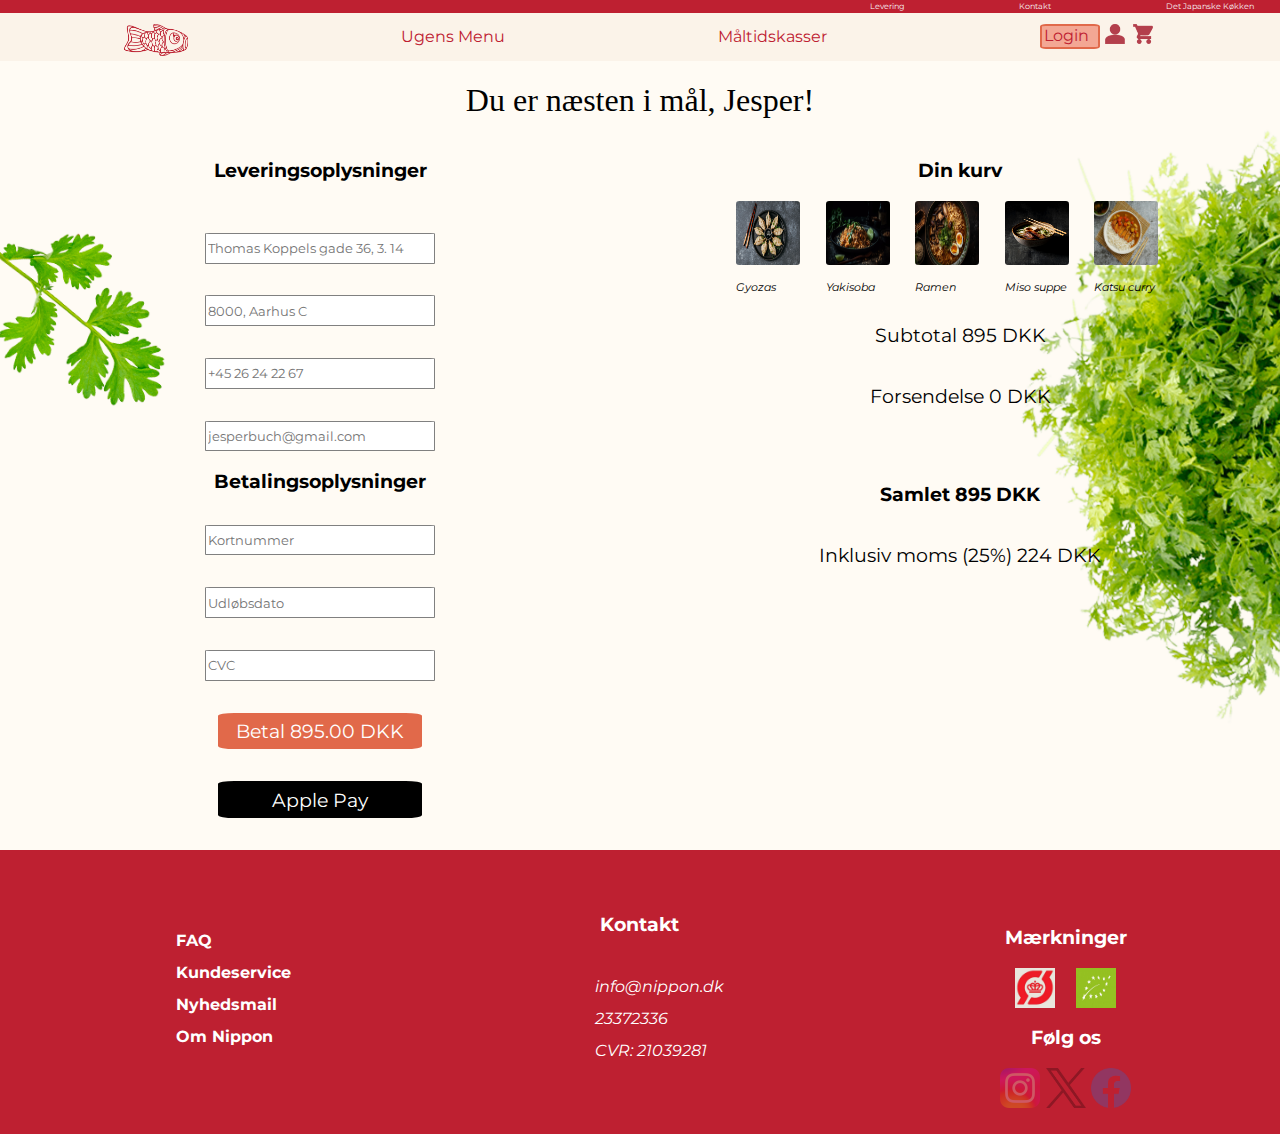
<file: Nippon/betaling.html>
<!DOCTYPE html>
    <head>
        <meta name="viewport" content="width=device-width, initial-scale=1.0">
        <meta charset="UTF-8">
        <title>Nippon</title>
        <script src="script.js" defer></script>
        <link rel="stylesheet" href="styles.css">
        <link rel="stylesheet" href="https://fonts.googleapis.com/css2?family=Montserrat:ital,wght@0,100;0,200;0,400;1,400&family=Playfair+Display&display=swap"> 
        <link rel="stylesheet" href="https://cdnjs.cloudflare.com/ajax/libs/font-awesome/4.7.0/css/font-awesome.min.css">
    <meta name="description" content="Køb dine måltidskasser på den her side">
    <meta name="keywords" content="Måltidskasser, betaling, levering, japan, sushi, mad">
      </head>
    <body>
        <div class="mininav">
            <a class="minilink" href="#home">Levering</a>
            <a class="minilink" href="#news">Kontakt</a>
            <a class="minilink" href="#hjem">Det Japanske Køkken</a>

          </div> 
        <div class="topnav" id="myTopnav">
            <a href="index.html"><img class="logo" src="images/logo.png" alt="logo"></a>
            <a href="menu.html">Ugens Menu</a>
            <a href="kasser.html">Måltidskasser</a>
            <a href="javascript:void(0);" class="icon" onclick="burger()">
              <i class="fa fa-bars"></i>
            </a>
            <div id="ikoner">
              <a href="login.html" class="navlogin">Login</a>
            <a href="profil.html"><img src="images/ikon.png" alt="profil"></a>
            <a href="betaling.html"><img src="images/kurv.png" alt="checkout"></a>

          </div>
          </div>
<div id="betaling">
<h1>Du er næsten i mål, Jesper!</h1>

<div id="betalingvenstre">
    <h3>Leveringsoplysninger</h3>
    <label for="adresse"></label><br>
<input type="text" id="adresse" name="email" placeholder="Thomas Koppels gade 36, 3. 14 ">
<label for="password"></label><br>
<input type="text" id="password" name="password" placeholder="8000, Aarhus C ">
<label for="tlf"></label><br>
<input type="text" id="tlf" name="email" placeholder="+45 26 24 22 67">
<label for="email"></label><br>
<input type="text" id="email" name="password" placeholder="jesperbuch@gmail.com">
<h3>Betalingsoplysninger</h3>
<input type="text" id="kort" name="password" placeholder="Kortnummer">
<label for="dato"></label><br>
<input type="text" id="dato" name="email" placeholder="Udløbsdato">
<label for="cvc"></label><br>
<input type="text" id="cvc" name="password" placeholder="CVC">
<a id="betal" href="confirm.html">Betal 895.00 DKK</a>
<a id="apple" href="confirm.html">Apple Pay</a>
</div>
<div id="betalinghøjre">
    <h3>Din kurv</h3>
    <div id="kurv">
    <div class="tekstbillede">
        <img class="betalingsbillede" src="images/gyoza.jpg" alt="Gyozas">
        
        <p>Gyozas<p>
        </div>
            <div class="tekstbillede">
                <img class="betalingsbillede" src="images/yakisoba.png" alt="Yakisoba">
                
                <p>Yakisoba<p>
                </div>
                    <div class="tekstbillede">
                        <img class="betalingsbillede" src="images/ramen.png" alt="Ramen">
                        
                        <p>Ramen<p>
                        </div>
                            <div class="tekstbillede">
                                <img class="betalingsbillede" src="images/miso.jpg" alt="Suppe">
                                
                                <p>Miso suppe<p>
                                </div>
                                    <div class="tekstbillede">
                                        <img class="betalingsbillede" src="images/katsucurry.png" alt="Katsu">
                                        
                                        <p>Katsu curry<p>
                                        </div>
                                        </div>
                                        <h3 class="betal">Subtotal 895 DKK</h3>
                                        <h3 class="betal">Forsendelse 0 DKK</h3>
<br>
<br>
<h3 id="total">Samlet 895 DKK</h3>
<h3 class="betal">Inklusiv moms (25%) 224 DKK</h3>
                                    
</div>
</div>

          <footer>
            <div id="footer1">
              <br>
<ul id="liste">
    <li><a href="#faq">FAQ</a></li>
    <li><a href="#kundeservice">Kundeservice</a></li>
    <li><a href="#nyhedsmail">Nyhedsmail</a></li>
    <li><a href="#about">Om Nippon</a></li>
</ul>
            </div>
            <div id="footer2">
           <br>
           <h3>Kontakt</h3>
<ul id="kontakt">
 
    <li>info@nippon.dk</li>
    <li>23372336</li>
    <li>CVR: 21039281</li>

</ul>
            </div>
            <div id="footer3">
              <br>
              <br>
              <br>
              
<h3>Mærkninger</h3>
<div class="socials">
<img class="oko" src="images/oko.jpg" alt="øko">
<img class="oko" src="images/oko1.jpeg" alt="øko">
</div>
<h3>Følg os</h3>
<div class="socials">
    <a class="social" href="https://www.instagram.com/"><img class="social" src="images/insta.png" alt="instagram"></a>
    <a class="social" href="https://twitter.com/?lang=da"><img class="social" src="images/x.png" alt="Twitter"></a>
    <a class="social" href="https://www.facebook.com/"><img class="social" src="images/facebook.png" alt="Facebook"></a>
  </div>
            </div>
          </footer>
</body>
</HTML>
</file>
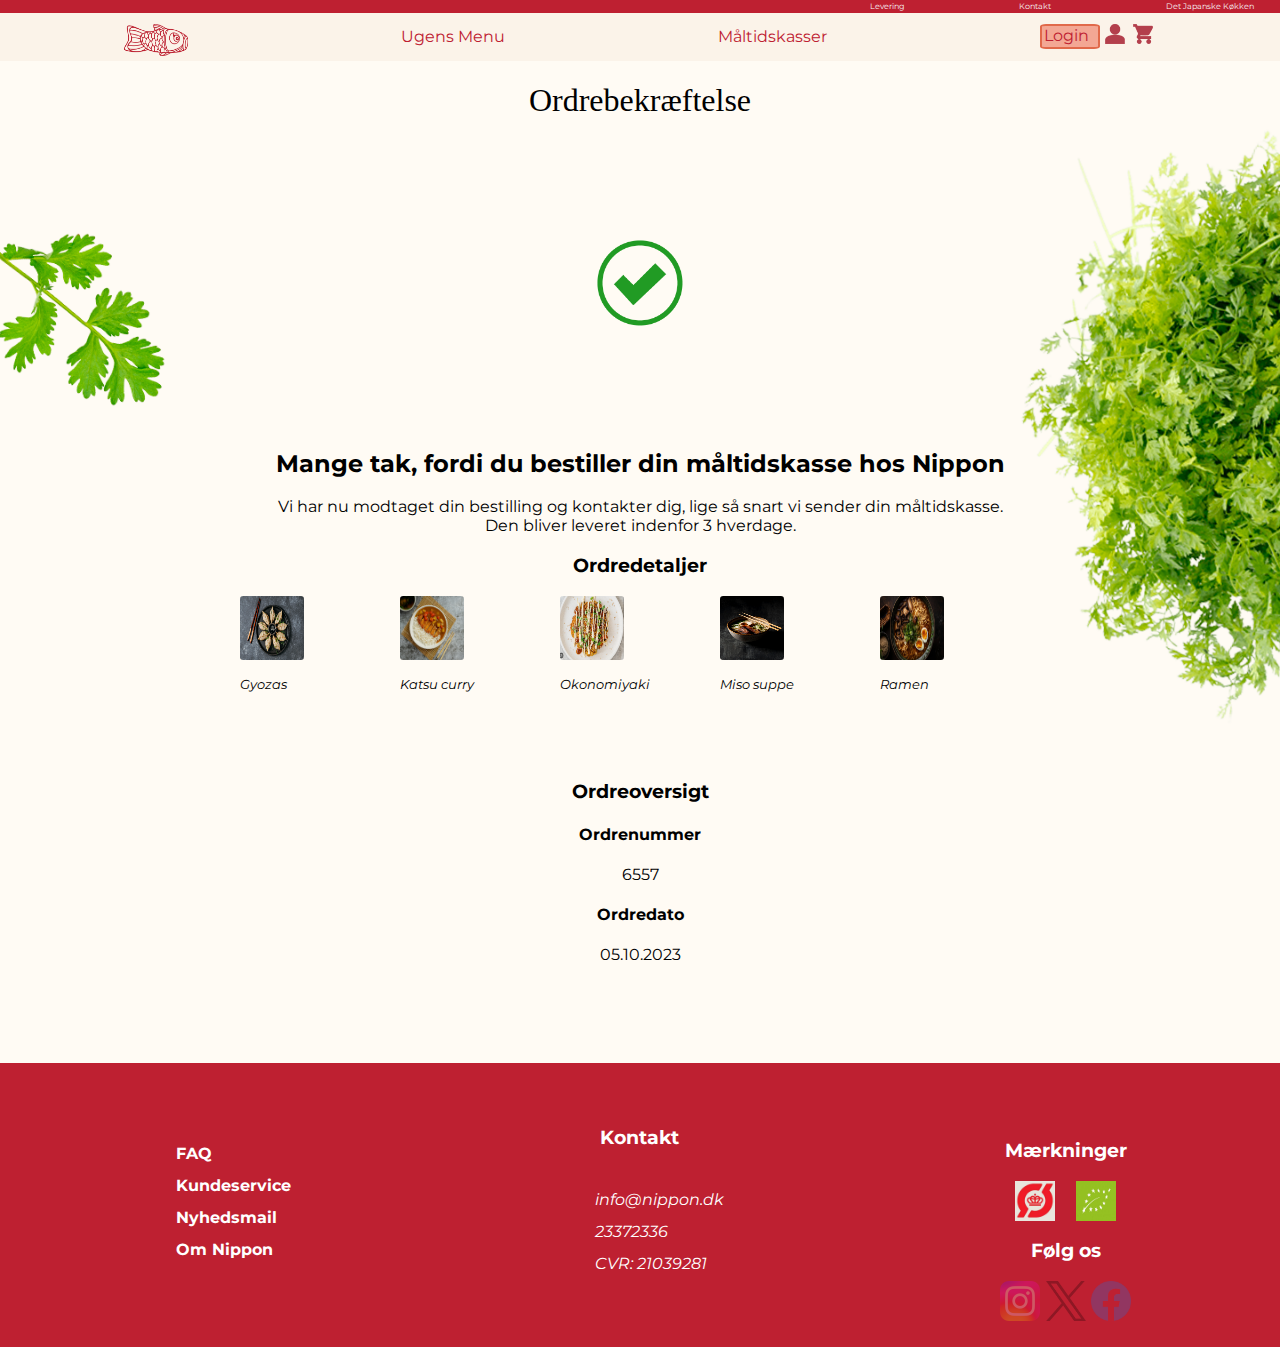
<file: Nippon/confirm.html>
<!DOCTYPE html>
    <head>
        <meta name="viewport" content="width=device-width, initial-scale=1.0">
        <meta charset="UTF-8">
        <title>Nippon</title>
        <script src="script.js" defer></script>
        <link rel="stylesheet" href="styles.css">
        <link rel="stylesheet" href="https://fonts.googleapis.com/css2?family=Montserrat:ital,wght@0,100;0,200;0,400;1,400&family=Playfair+Display&display=swap"> 
      
        <meta name="description" content="Bekræftelse af ordre på din måltidskasse">
        <meta name="keywords" content="Måltidskasser, betaling, levering, japan, sushi, mad">  <link rel="stylesheet" href="https://cdnjs.cloudflare.com/ajax/libs/font-awesome/4.7.0/css/font-awesome.min.css">
    </head>
    <body>
        <div class="mininav">
            <a class="minilink" href="#home">Levering</a>
            <a class="minilink" href="#news">Kontakt</a>
            <a class="minilink" href="#hjem">Det Japanske Køkken</a>

          </div> 
        <div class="topnav" id="myTopnav">
            <a href="index.html"><img class="logo" src="images/logo.png" alt="logo"></a>
            <a href="menu.html">Ugens Menu</a>
            <a href="kasser.html">Måltidskasser</a>
            <a href="javascript:void(0);" class="icon" onclick="burger()">
              <i class="fa fa-bars"></i>
            </a>
            <div id="ikoner">
              <a href="login.html" class="navlogin">Login</a>
            <a href="profil.html"><img src="images/ikon.png" alt="profil"></a>
            <a href="betaling.html"><img src="images/kurv.png" alt="checkout"></a>

          </div>
          </div>
<div id="container">
<h1>Ordrebekræftelse</h1>
<img id="flueben" src="images/flueben.png" alt="">
<br>
<h2>Mange tak, fordi du bestiller din måltidskasse hos Nippon</h2>
<div id="tekstfelt">
<p>Vi har nu modtaget din bestilling og kontakter dig, lige så snart vi sender din måltidskasse.
  
    <br>   Den bliver leveret indenfor 3 hverdage.   </p>
</div>
<h3>Ordredetaljer</h3>
<div id="kurv1">
    <div class="tekstbillede">
        <img class="betalingsbillede" src="images/gyoza.jpg" alt="Okonomiyaki">
        
        <p>Gyozas<p>
        </div>
            <div class="tekstbillede">
                <img class="betalingsbillede" src="images/katsucurry.png" alt="Okonomiyaki">
                
                <p>Katsu curry<p>
                </div>
                    <div class="tekstbillede">
                        <img class="betalingsbillede" src="images/okonomiyaki.png" alt="Okonomiyaki">
                        
                        <p>Okonomiyaki<p>
                        </div>
                            <div class="tekstbillede">
                                <img class="betalingsbillede" src="images/miso.jpg" alt="Okonomiyaki">
                                
                                <p>Miso suppe<p>
                                </div>
                                    <div class="tekstbillede">
                                        <img class="betalingsbillede" src="images/ramen.png" alt="Okonomiyaki">
                                        
                                        <p>Ramen<p>
                                        </div>
                                        </div>
                                        <br>
                                        <br>
                                        <br>
<h3>Ordreoversigt</h3>
<h4>Ordrenummer</h4>
<p>6557</p>
<h4>Ordredato</h4>
<p>05.10.2023</p>
    </div>
<br>



<footer>
    <div id="footer1">
      <br>
<ul id="liste">
<li><a href="#faq">FAQ</a></li>
<li><a href="#kundeservice">Kundeservice</a></li>
<li><a href="#nyhedsmail">Nyhedsmail</a></li>
<li><a href="#about">Om Nippon</a></li>
</ul>
    </div>
    <div id="footer2">
   <br>
   <h3>Kontakt</h3>
<ul id="kontakt">

<li>info@nippon.dk</li>
<li>23372336</li>
<li>CVR: 21039281</li>

</ul>
    </div>
    <div id="footer3">
      <br>
      <br>
      <br>
      
<h3>Mærkninger</h3>
<div class="socials">
<img class="oko" src="images/oko.jpg" alt="øko">
<img class="oko" src="images/oko1.jpeg" alt="øko">
</div>
<h3>Følg os</h3>
<div class="socials">
<a class="social" href="https://www.instagram.com/"><img class="social" src="images/insta.png" alt="instagram"></a>
<a class="social" href="https://twitter.com/?lang=da"><img class="social" src="images/x.png" alt="Twitter"></a>
<a class="social" href="https://www.facebook.com/"><img class="social" src="images/facebook.png" alt="Facebook"></a>
</div>
    </div>
  </footer>
</body>
</HTML>
</file>
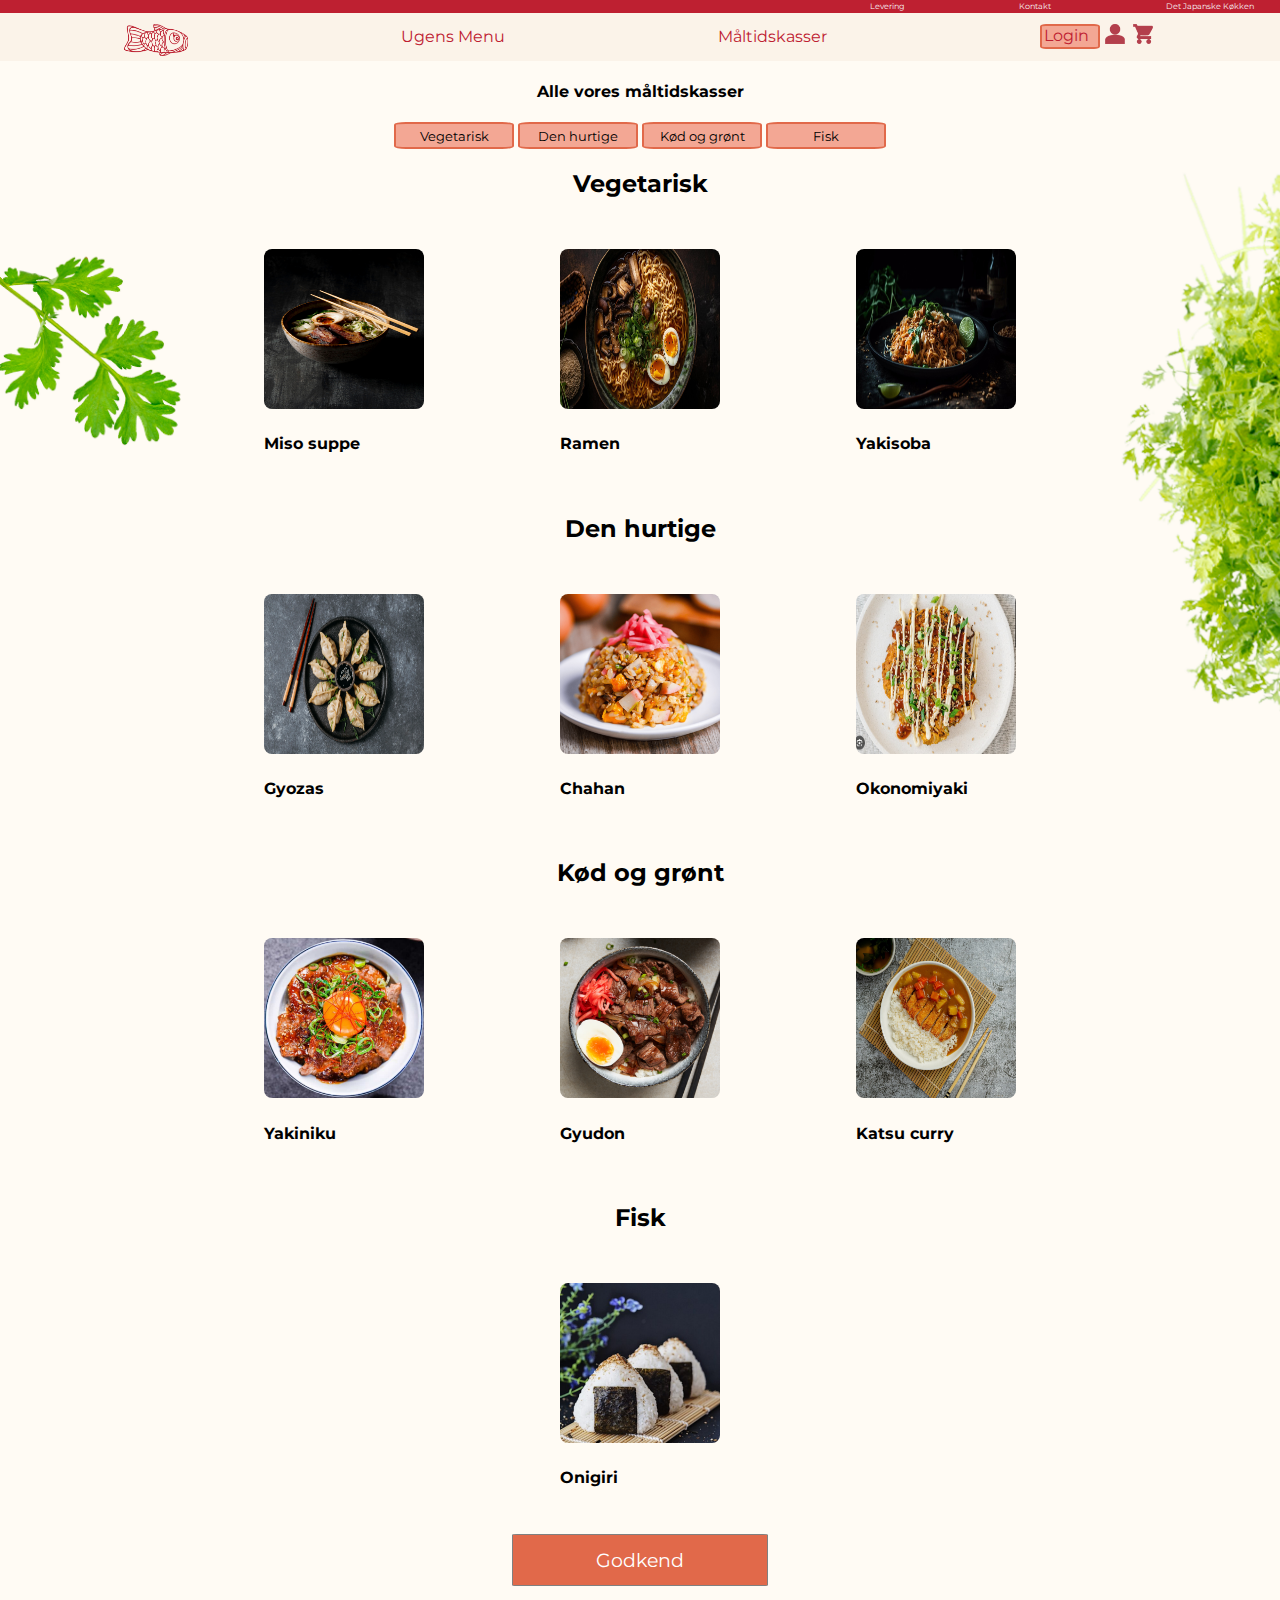
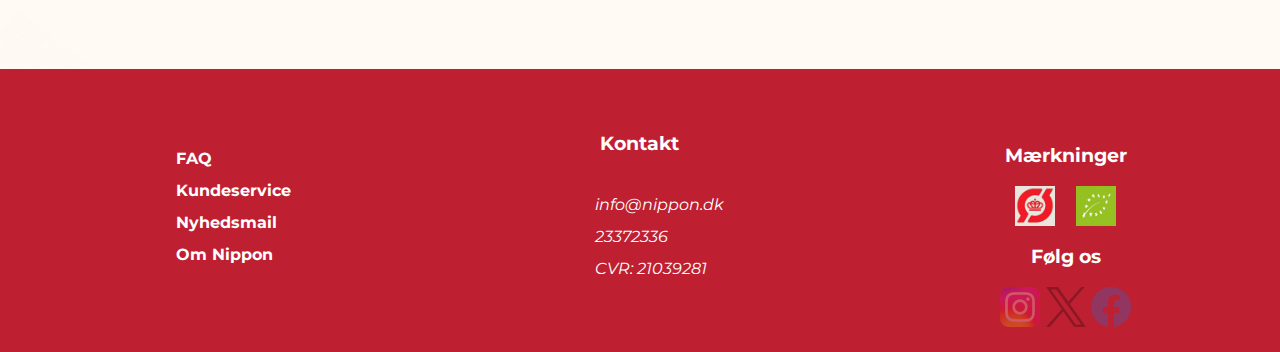
<file: Nippon/kasser.html>
<!DOCTYPE html>
    <head>
        <meta name="viewport" content="width=device-width, initial-scale=1.0">
        <meta charset="UTF-8">
        <title>Nippon</title>
        <script src="script.js" defer></script>
        <link rel="stylesheet" href="styles.css">
        <link rel="stylesheet" href="https://fonts.googleapis.com/css2?family=Montserrat:ital,wght@0,100;0,200;0,400;1,400&family=Playfair+Display&display=swap"> 
        <link rel="stylesheet" href="https://cdnjs.cloudflare.com/ajax/libs/font-awesome/4.7.0/css/font-awesome.min.css">
        <meta name="description" content="Oversigt over Nippons udvalg af japanske måltidskasser.">
        <meta name="keywords" content="Måltidskasser, betaling, levering, japan, sushi, mad">
    </head>
    <body>
        <div class="mininav">
            <a class="minilink" href="#home">Levering</a>
            <a class="minilink" href="#news">Kontakt</a>
            <a class="minilink" href="#hjem">Det Japanske Køkken</a>

          </div> 
        <div class="topnav" id="myTopnav">
            <a href="index.html"><img class="logo" src="images/logo.png" alt="logo"></a>
            <a href="menu.html">Ugens Menu</a>
            <a href="#news">Måltidskasser</a>
            <a href="javascript:void(0);" class="icon" onclick="burger()">
              <i class="fa fa-bars"></i>
            </a>
            <div id="ikoner">
              <a href="login.html" class="navlogin">Login</a>
            <a href="profil.html"><img src="images/ikon.png" alt="profil"></a>
            <a href="betaling.html"><img src="images/kurv.png" alt="checkout"></a>

          </div>
          </div>

      

     
            <div id="container">
                <h4>Alle vores måltidskasser</h4>
                <button id="knap1">Vegetarisk</button>
                <button id="knap2">Den hurtige</button>
                <button id="knap3">Kød og grønt</button>
                <button id="knap4">Fisk</button>
                <br>
                <h2>Vegetarisk</h2>
            <div id="vegetar1">
                
                <div class="tekstbillede">
                <img class="menubillede" src="images/miso.jpg" alt="suppe">
                
                <h4>Miso suppe</h4>
            </div>
            <div class="tekstbillede">
                <img class="menubillede" src="images/ramen.png" alt="ramen">
                
                <h4>Ramen</h4>
            </div>
            <div class="tekstbillede">
                <img class="menubillede" src="images/yakisoba.png" alt="yakisoba">
                
                <h4>Yakisoba</h4>
            </div>
                </div>
                <br>
                <h2>Den hurtige</h2>
                <div id="hurtig1">
                  
                    <div class="tekstbillede">
                    <img class="menubillede" src="images/gyoza.jpg" alt="gyozas">
                    
                    <h4>Gyozas</h4>
                </div>
                <div class="tekstbillede">
                    <img class="menubillede" src="images/chahan.png" alt="chahan">
                    
                    <h4>Chahan</h4>
                </div>
            
                <div class="tekstbillede">
                    <img class="menubillede" src="images/okonomiyaki.png" alt="Okonomiyaki">
                    
                    <h4>Okonomiyaki</h4>
                </div>
                    </div>
                    <br>
                    <h2>Kød og grønt</h2>
                    <div id="kød1">
                   
           
                    <div class="tekstbillede">
                        <img class="menubillede" src="images/yakiniku.png" alt="yakiniku">
                        
                        <h4>Yakiniku</h4>
                    </div>
                    <div class="tekstbillede">
                        <img class="menubillede" src="images/gyodun.png" alt="Gyudon">
                        
                        <h4>Gyudon</h4>
                    </div>
                    <div class="tekstbillede">
                        <img class="menubillede" src="images/katsucurry.png" alt="Katsu">
                        
                        <h4>Katsu curry</h4>
                    </div>
            
                        </div>
                        <br>
                        <h2>Fisk</h2>
                        <div id="fisk1">
                            
                            <div class="tekstbillede">
                            <img class="menubillede" src="images/onigiri.png" alt="sushi">
                            
                            <h4>Onigiri</h4>
                        </div>
            
                        
                        </div>
                        <button class="loginknap" onclick="location.href='betaling.html';" type="button">Godkend</button>
                            </div>
                        
<br>


<footer>
    <div id="footer1">
      <br>
<ul id="liste">
<li><a href="#faq">FAQ</a></li>
<li><a href="#kundeservice">Kundeservice</a></li>
<li><a href="#nyhedsmail">Nyhedsmail</a></li>
<li><a href="#about">Om Nippon</a></li>
</ul>
    </div>
    <div id="footer2">
   <br>
   <h3>Kontakt</h3>
<ul id="kontakt">

<li>info@nippon.dk</li>
<li>23372336</li>
<li>CVR: 21039281</li>

</ul>
    </div>
    <div id="footer3">
      <br>
      <br>
      <br>
      
<h3>Mærkninger</h3>
<div class="socials">
<img class="oko" src="images/oko.jpg" alt="øko">
<img class="oko" src="images/oko1.jpeg" alt="øko">
</div>
<h3>Følg os</h3>
<div class="socials">
<a class="social" href="https://www.instagram.com/"><img class="social" src="images/insta.png" alt="instagram"></a>
<a class="social" href="https://twitter.com/?lang=da"><img class="social" src="images/x.png" alt="Twitter"></a>
<a class="social" href="https://www.facebook.com/"><img class="social" src="images/facebook.png" alt="Facebook"></a>
</div>
    </div>
  </footer>
</body>
</HTML>
</file>
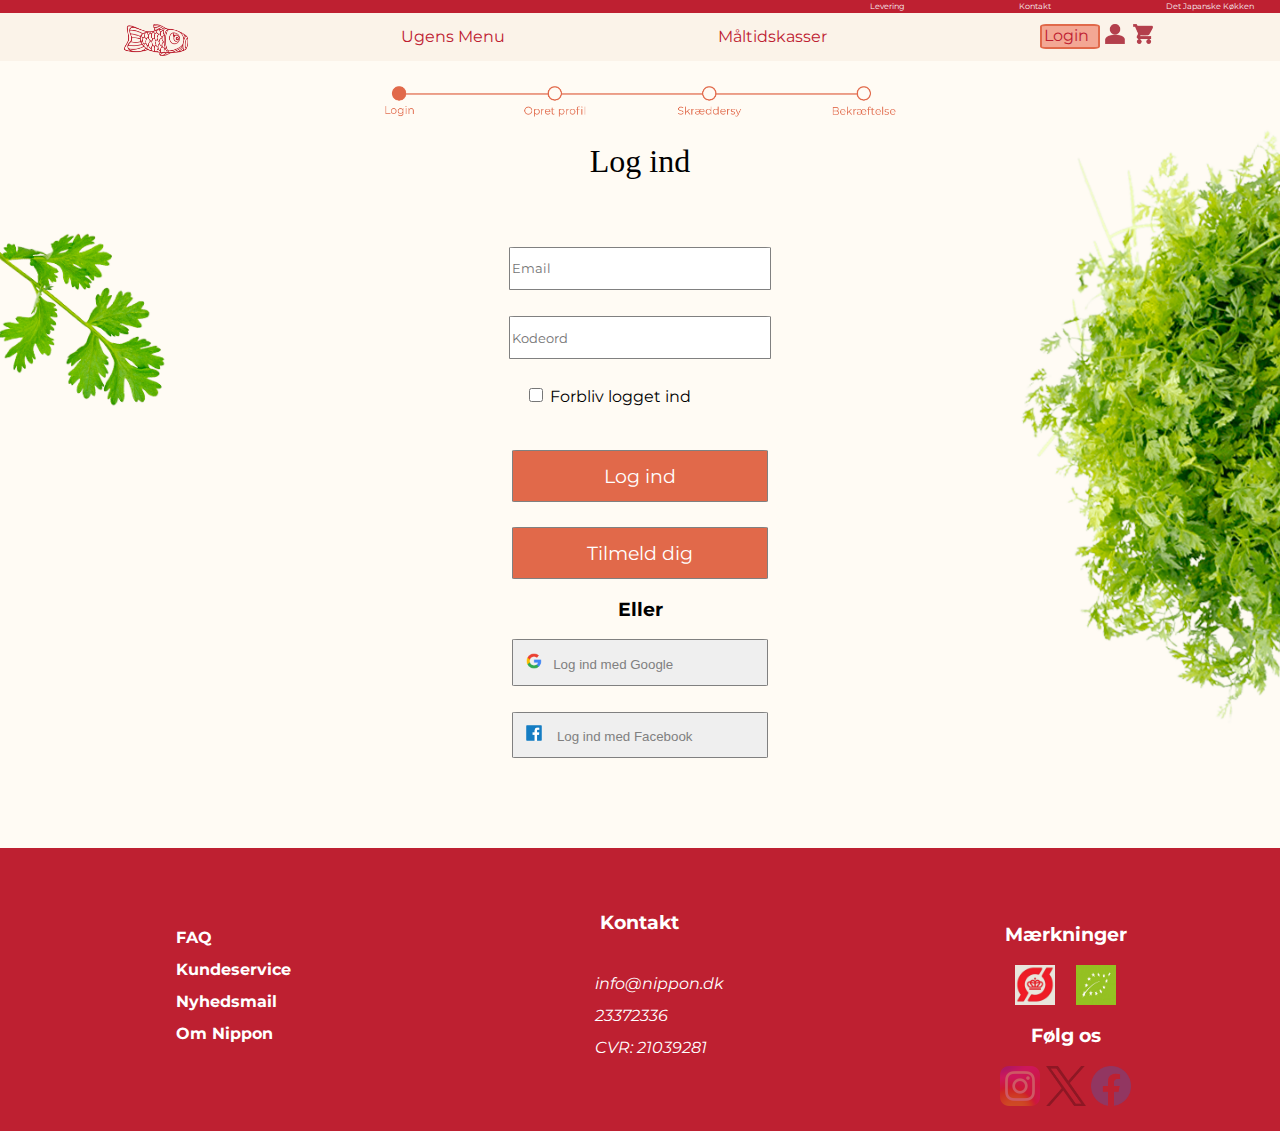
<file: Nippon/login.html>
<!DOCTYPE html>
    <head>
        <meta name="viewport" content="width=device-width, initial-scale=1.0">
        <meta charset="UTF-8">
        <title>Nippon</title>
        <script src="script.js" defer></script>
        <link rel="stylesheet" href="styles.css">
        <link rel="stylesheet" href="https://fonts.googleapis.com/css2?family=Montserrat:ital,wght@0,100;0,200;0,400;1,400&family=Playfair+Display&display=swap"> 
        <link rel="stylesheet" href="https://cdnjs.cloudflare.com/ajax/libs/font-awesome/4.7.0/css/font-awesome.min.css">
        <meta name="description" content="Oprettelse af bruger til bestilling af måltidskasser">
        <meta name="keywords" content="Måltidskasser, betaling, levering, japan, sushi, mad">
      </head>
    <body>
        <div class="mininav">
            <a class="minilink" href="#home">Levering</a>
            <a class="minilink" href="#news">Kontakt</a>
            <a class="minilink" href="#hjem">Det Japanske Køkken</a>

          </div> 
        <div class="topnav" id="myTopnav">
            <a href="index.html"><img class="logo" src="images/logo.png" alt="logo"></a>
            <a href="menu.html">Ugens Menu</a>
            <a href="kasser.html">Måltidskasser</a>
            <a href="javascript:void(0);" class="icon" onclick="burger()">
              <i class="fa fa-bars"></i>
            </a>
            <div id="ikoner">
              <a href="login.html" class="navlogin">Login</a>
            <a href="profil.html"><img src="images/ikon.png" alt="profil"></a>
            <a href="betaling.html"><img src="images/kurv.png" alt="checkout"></a>

          </div>
          </div>
<div id="container">
    <form>
        <img id="proces" src="images/proceslinje1.png" alt="">
      <h1>Log ind</h1>
        <label for="email"></label><br>
        <input type="text" id="email" name="email" placeholder="Email">
        <label for="password"></label><br>
        <input type="text" id="password" name="password" placeholder="Kodeord">
        <br>
        <div id="check1">
        <label>
        <input type="checkbox"> 
        Forbliv logget ind
      </label>
    </div>
<br>
<button class="loginknap" onclick="location.href='index.html';" type="button">Log ind</button>
    <br>
    <button class="loginknap" onclick="location.href='login2.html';" type="button">Tilmeld dig</button>

    
<h3>Eller</h3>

<button class="socialknap"><img class="loginsocial" src="images/google.png" alt="google">Log ind med Google</button>
<br>
<button class="socialknap"><img class="loginsocial" src="images/facebook1.png" alt="facebook"> Log ind med Facebook</button>
</form>
</div>

<footer>
  <div id="footer1">
    <br>
<ul id="liste">
<li><a href="#faq">FAQ</a></li>
<li><a href="#kundeservice">Kundeservice</a></li>
<li><a href="#nyhedsmail">Nyhedsmail</a></li>
<li><a href="#about">Om Nippon</a></li>
</ul>
  </div>
  <div id="footer2">
 <br>
 <h3>Kontakt</h3>
<ul id="kontakt">

<li>info@nippon.dk</li>
<li>23372336</li>
<li>CVR: 21039281</li>

</ul>
  </div>
  <div id="footer3">
    <br>
    <br>
    <br>
    
<h3>Mærkninger</h3>
<div class="socials">
<img class="oko" src="images/oko.jpg" alt="øko">
<img class="oko" src="images/oko1.jpeg" alt="øko">
</div>
<h3>Følg os</h3>
<div class="socials">
<a class="social" href="https://www.instagram.com/"><img class="social" src="images/insta.png" alt="instagram"></a>
<a class="social" href="https://twitter.com/?lang=da"><img class="social" src="images/x.png" alt="Twitter"></a>
<a class="social" href="https://www.facebook.com/"><img class="social" src="images/facebook.png" alt="Facebook"></a>
</div>
  </div>
</footer>
</body>
</HTML>
</file>
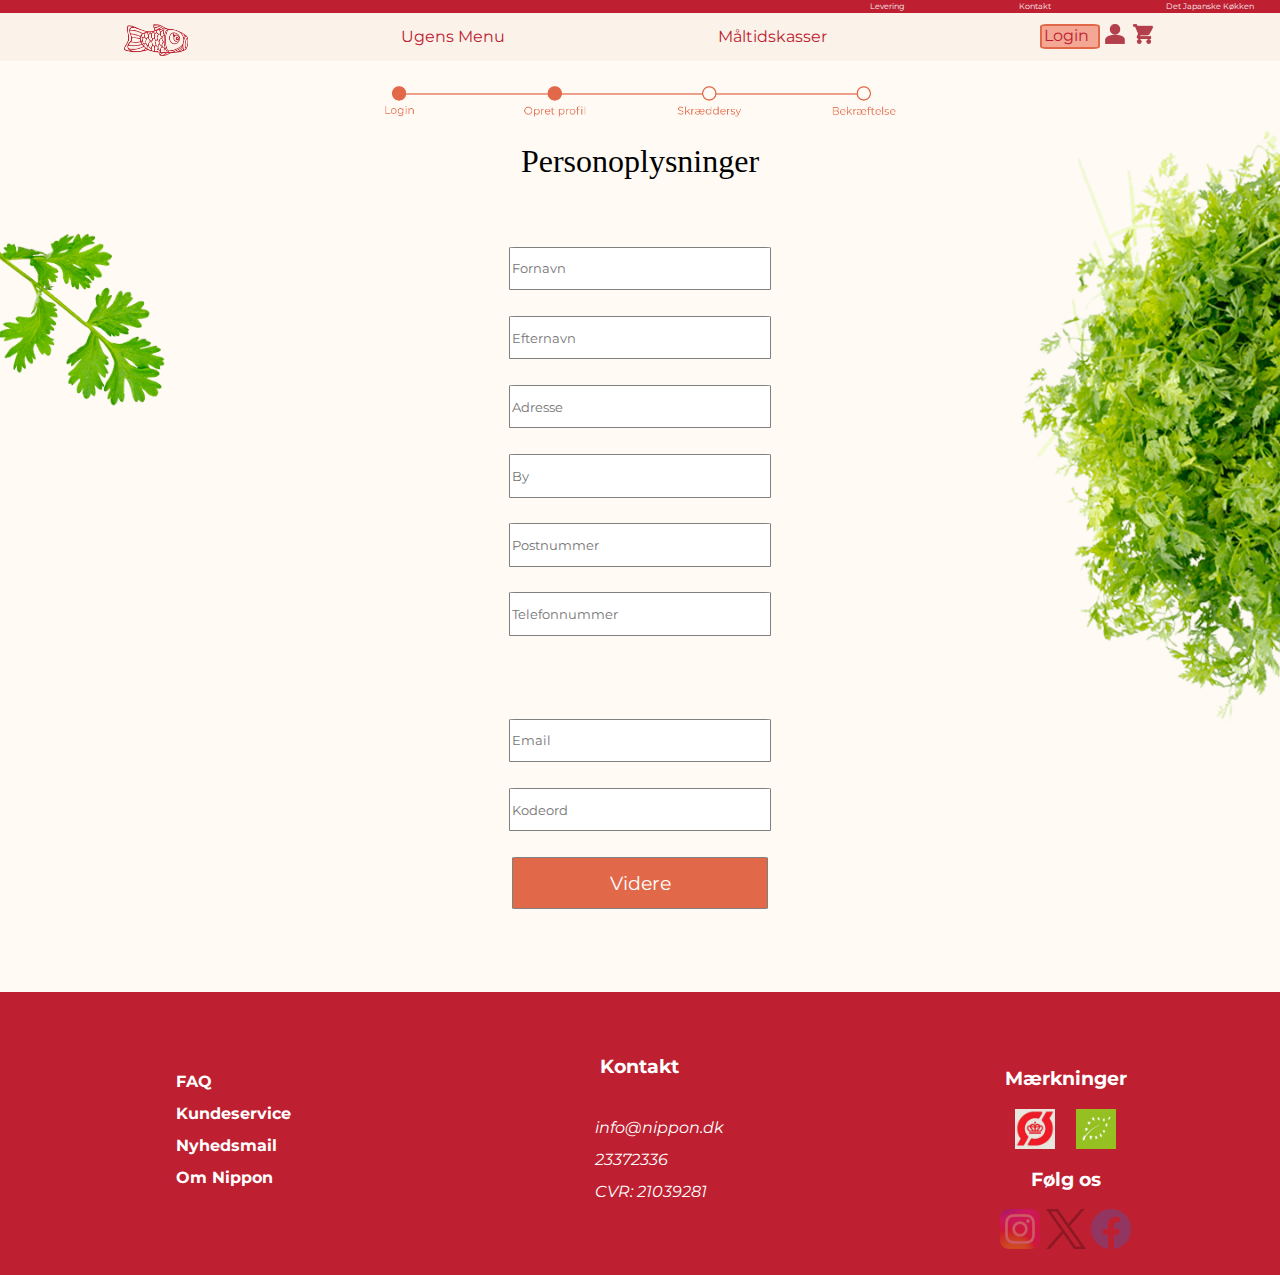
<file: Nippon/login2.html>
<!DOCTYPE html>
    <head>
        <meta name="viewport" content="width=device-width, initial-scale=1.0">
        <meta charset="UTF-8">
        <title>Nippon</title>
        <script src="script.js" defer></script>
        <link rel="stylesheet" href="styles.css">
        <link rel="stylesheet" href="https://fonts.googleapis.com/css2?family=Montserrat:ital,wght@0,100;0,200;0,400;1,400&family=Playfair+Display&display=swap"> 
        <link rel="stylesheet" href="https://cdnjs.cloudflare.com/ajax/libs/font-awesome/4.7.0/css/font-awesome.min.css">
        <meta name="description" content="Information omkring brugeren ti Nippon">
        <meta name="keywords" content="Måltidskasser, betaling, levering, japan, sushi, mad">
      </head>
    <body>
        <div class="mininav">
            <a class="minilink" href="#home">Levering</a>
            <a class="minilink" href="#news">Kontakt</a>
            <a class="minilink" href="#hjem">Det Japanske Køkken</a>

          </div> 
        <div class="topnav" id="myTopnav">
            <a href="index.html"><img class="logo" src="images/logo.png" alt="logo"></a>
            <a href="menu.html">Ugens Menu</a>
            <a href="kasser.html">Måltidskasser</a>
            <a href="javascript:void(0);" class="icon" onclick="burger()">
              <i class="fa fa-bars"></i>
            </a>
            <div id="ikoner">
              <a href="login.html" class="navlogin">Login</a>
            <a href="profil.html"><img src="images/ikon.png" alt="profil"></a>
            <a href="betaling.html"><img src="images/kurv.png" alt="checkout"></a>

          </div>
          </div>
<div id="container">
    <img id="proces" src="images/proceslinje2.png" alt="">
    <form>
      <h1>Personoplysninger</h1>
        <label for="fornavn"></label><br>
        <input type="text" id="fornavn" name="email" placeholder="Fornavn">
        <label for="efternavn"></label><br>
        <input type="text" id="efternavn" name="password" placeholder="Efternavn">
        <label for="adresse"></label><br>
        <input type="text" id="adresse" name="email" placeholder="Adresse">
        <label for="by"></label><br>
        <input type="text" id="by" name="password" placeholder="By">
        <label for="postnummer"></label><br>
        <input type="text" id="postnummer" name="email" placeholder="Postnummer">
        <label for="tlf"></label><br>
        <input type="text" id="tlf" name="password" placeholder="Telefonnummer">
    <br><br><br>
    <label for="email"></label><br>
    <input type="text" id="email" name="email" placeholder="Email">
    <label for="password"></label><br>
    <input type="text" id="password" name="password" placeholder="Kodeord">
<br>
<button class="loginknap" onclick="location.href='login3.html';" type="button">Videre</button>
</form>
    </div>
<br>



<footer>
  <div id="footer1">
    <br>
<ul id="liste">
<li><a href="#faq">FAQ</a></li>
<li><a href="#kundeservice">Kundeservice</a></li>
<li><a href="#nyhedsmail">Nyhedsmail</a></li>
<li><a href="#about">Om Nippon</a></li>
</ul>
  </div>
  <div id="footer2">
 <br>
 <h3>Kontakt</h3>
<ul id="kontakt">

<li>info@nippon.dk</li>
<li>23372336</li>
<li>CVR: 21039281</li>

</ul>
  </div>
  <div id="footer3">
    <br>
    <br>
    <br>
    
<h3>Mærkninger</h3>
<div class="socials">
<img class="oko" src="images/oko.jpg" alt="øko">
<img class="oko" src="images/oko1.jpeg" alt="øko">
</div>
<h3>Følg os</h3>
<div class="socials">
<a class="social" href="https://www.instagram.com/"><img class="social" src="images/insta.png" alt="instagram"></a>
<a class="social" href="https://twitter.com/?lang=da"><img class="social" src="images/x.png" alt="Twitter"></a>
<a class="social" href="https://www.facebook.com/"><img class="social" src="images/facebook.png" alt="Facebook"></a>
</div>
  </div>
</footer>
</body>
</HTML>
</file>
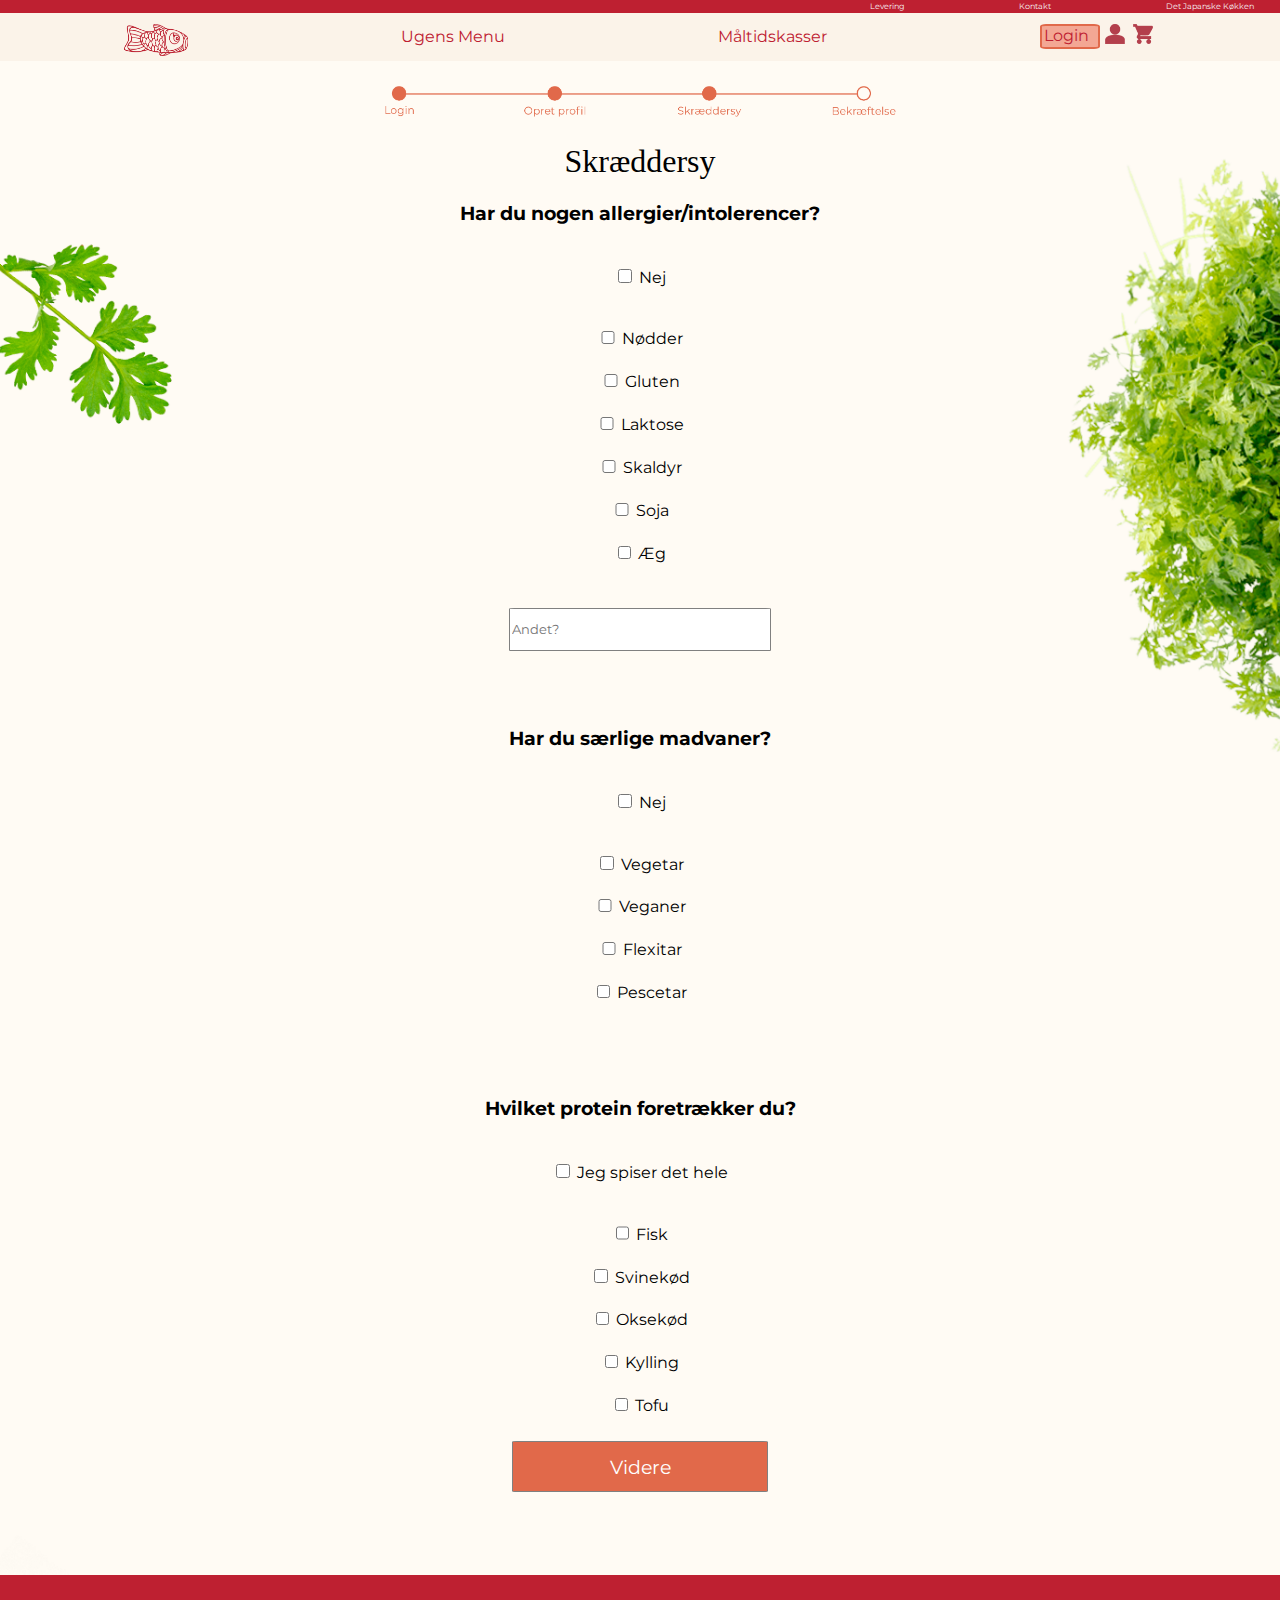
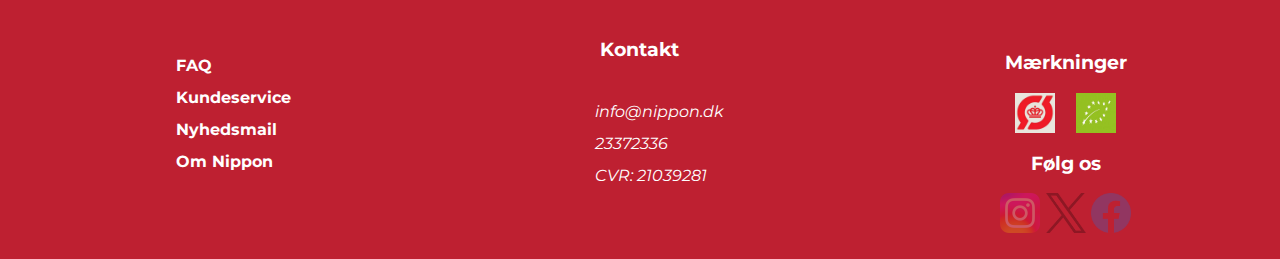
<file: Nippon/login3.html>
<!DOCTYPE html>
    <head>
        <meta name="viewport" content="width=device-width, initial-scale=1.0">
        <meta charset="UTF-8">
        <title>Nippon</title>
        <script src="script.js" defer></script>
        <link rel="stylesheet" href="styles.css">
        <link rel="stylesheet" href="https://fonts.googleapis.com/css2?family=Montserrat:ital,wght@0,100;0,200;0,400;1,400&family=Playfair+Display&display=swap"> 
        <link rel="stylesheet" href="https://cdnjs.cloudflare.com/ajax/libs/font-awesome/4.7.0/css/font-awesome.min.css">
        <meta name="description" content="præferencer i forhold til indhold af måltidskasser hos Nippon">
        <meta name="keywords" content="Måltidskasser, betaling, levering, japan, sushi, mad">
      </head>
    <body>
        <div class="mininav">
            <a class="minilink" href="#home">Levering</a>
            <a class="minilink" href="#news">Kontakt</a>
            <a class="minilink" href="#hjem">Det Japanske Køkken</a>

          </div> 
        <div class="topnav" id="myTopnav">
            <a href="index.html"><img class="logo" src="images/logo.png" alt="logo"></a>
            <a href="menu.html">Ugens Menu</a>
            <a href="kasser.html">Måltidskasser</a>
            <a href="javascript:void(0);" class="icon" onclick="burger()">
              <i class="fa fa-bars"></i>
            </a>
            <div id="ikoner">
              <a href="login.html" class="navlogin">Login</a>
            <a href="profil.html"><img src="images/ikon.png" alt="profil"></a>
            <a href="betaling.html"><img src="images/kurv.png" alt="checkout"></a>

          </div>
          </div>
<div id="container">
    <img id="proces" src="images/proceslinje3.png" alt="">
    <form>
      <h1>Skræddersy</h1>
      <h3>Har du nogen allergier/intolerencer?</h3>
      <div class="check">
        <label>
        <input type="checkbox"> 
        Nej
      </label>
      </div>
      <br>
      <div class="check">
        <label>
        <input type="checkbox"> 
        Nødder
      </label>
      </div>
      <div class="check">
        <label>
        <input type="checkbox"> 
        Gluten
      </label>
      </div>
      <div class="check">
        <label>
        <input type="checkbox"> 
        Laktose
      </label>
      </div>
      <div class="check">
        <label>
        <input type="checkbox"> 
        Skaldyr
      </label>
      </div>
      <div class="check">
        <label>
        <input type="checkbox"> 
        Soja
      </label>
      </div>
      <div class="check">
        <label>
        <input type="checkbox"> 
        Æg
      </label>
    </div>
      <label for="password"></label><br>
        <input type="text" id="password" name="password" placeholder="Andet?">
<br>
<br>
<br>
<br>
<h3>Har du særlige madvaner?</h3>
<div class="check">
    <label>
    <input type="checkbox"> 
    Nej
  </label>
  </div>
  <br>
  <div class="check">
    <label>
    <input type="checkbox"> 
    Vegetar
  </label>
  </div>
  <div class="check">
    <label>
    <input type="checkbox"> 
   Veganer
  </label>
  </div>
  <div class="check">
    <label>
    <input type="checkbox"> 
    Flexitar
  </label>
  </div>
  <div class="check">
    <label>
    <input type="checkbox"> 
    Pescetar
  </label>
  </div>
  <br>
  <br>
  <br>
  <br>
  <h3>Hvilket protein foretrækker du?</h3>
  <div class="check">
    <label>
    <input type="checkbox"> 
    Jeg spiser det hele
  </label>
  </div>
  <br>
  <div class="check">
    <label>
    <input type="checkbox"> 
    Fisk
  </label>
  </div>
  <div class="check">
    <label>
    <input type="checkbox"> 
    Svinekød
  </label>
  </div>
  <div class="check">
    <label>
    <input type="checkbox"> 
    Oksekød
  </label>
  </div>
  <div class="check">
    <label>
    <input type="checkbox"> 
    Kylling
  </label>
  </div>
  <div class="check">
    <label>
    <input type="checkbox"> 
    Tofu
  </label>
  </div>
  
  <button class="loginknap" onclick="location.href='login4.html';" type="button">Videre</button>

</form>
    </div>
<br>



<footer>
  <div id="footer1">
    <br>
<ul id="liste">
<li><a href="#faq">FAQ</a></li>
<li><a href="#kundeservice">Kundeservice</a></li>
<li><a href="#nyhedsmail">Nyhedsmail</a></li>
<li><a href="#about">Om Nippon</a></li>
</ul>
  </div>
  <div id="footer2">
 <br>
 <h3>Kontakt</h3>
<ul id="kontakt">

<li>info@nippon.dk</li>
<li>23372336</li>
<li>CVR: 21039281</li>

</ul>
  </div>
  <div id="footer3">
    <br>
    <br>
    <br>
    
<h3>Mærkninger</h3>
<div class="socials">
<img class="oko" src="images/oko.jpg" alt="øko">
<img class="oko" src="images/oko1.jpeg" alt="øko">
</div>
<h3>Følg os</h3>
<div class="socials">
<a class="social" href="https://www.instagram.com/"><img class="social" src="images/insta.png" alt="instagram"></a>
<a class="social" href="https://twitter.com/?lang=da"><img class="social" src="images/x.png" alt="Twitter"></a>
<a class="social" href="https://www.facebook.com/"><img class="social" src="images/facebook.png" alt="Facebook"></a>
</div>
  </div>
</footer>
</body>
</HTML>
</file>
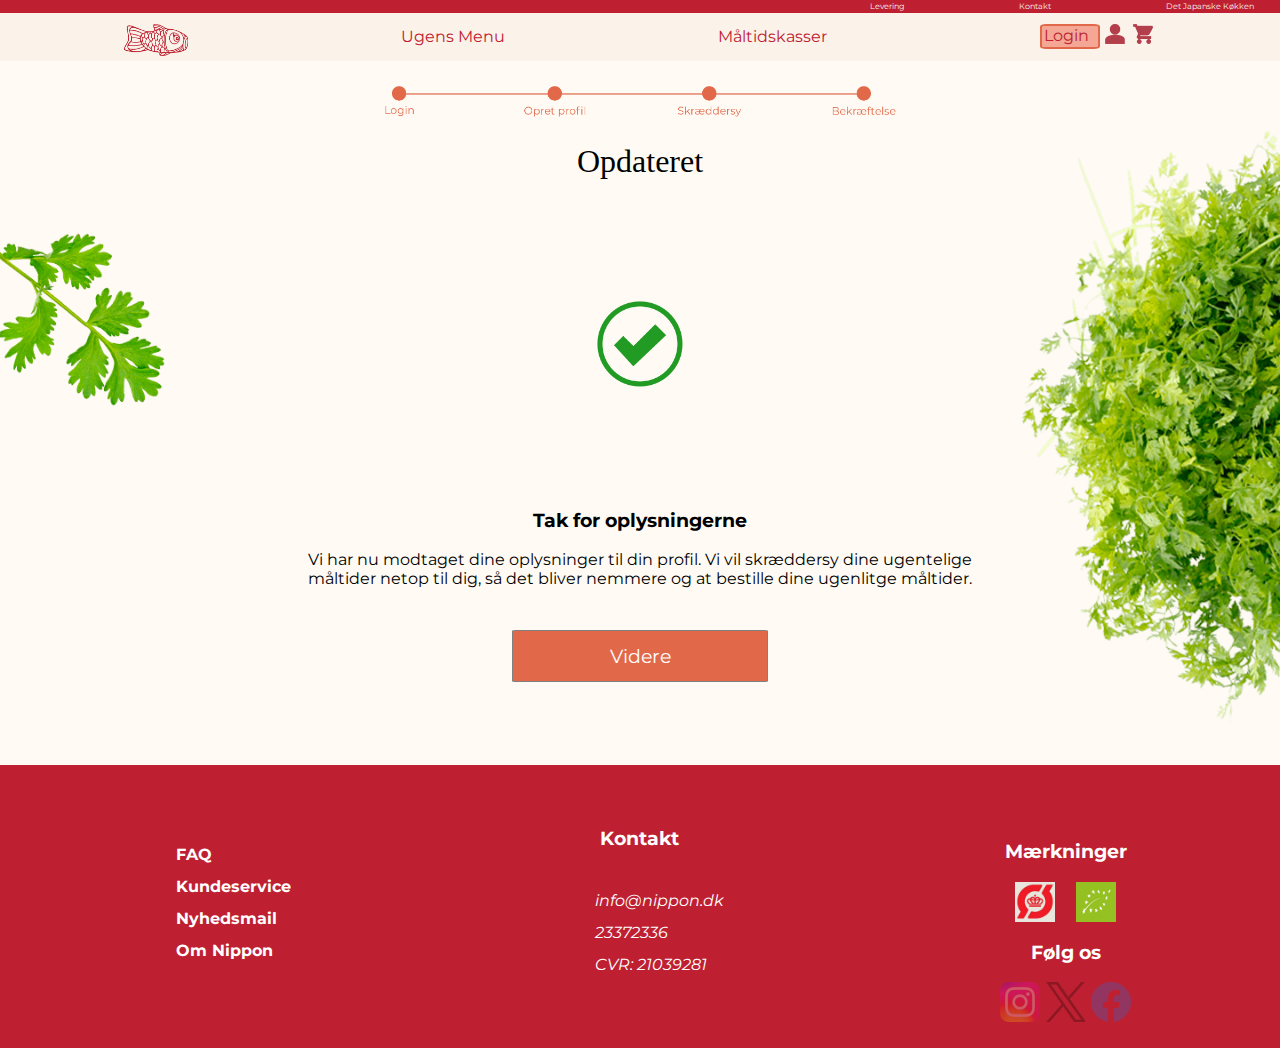
<file: Nippon/login4.html>
<!DOCTYPE html>
    <head>
        <meta name="viewport" content="width=device-width, initial-scale=1.0">
        <meta charset="UTF-8">
        <title>Nippon</title>
        <script src="script.js" defer></script>
        <link rel="stylesheet" href="styles.css">
        <link rel="stylesheet" href="https://fonts.googleapis.com/css2?family=Montserrat:ital,wght@0,100;0,200;0,400;1,400&family=Playfair+Display&display=swap"> 
        <link rel="stylesheet" href="https://cdnjs.cloudflare.com/ajax/libs/font-awesome/4.7.0/css/font-awesome.min.css">
        <meta name="description" content="Fuldendt oprettelse af bruger hos Nippon.">
        <meta name="keywords" content="Måltidskasser, betaling, levering, japan, sushi, mad">
      </head>
    <body>
        <div class="mininav">
            <a class="minilink" href="#home">Levering</a>
            <a class="minilink" href="#news">Kontakt</a>
            <a class="minilink" href="#hjem">Det Japanske Køkken</a>

          </div> 
        <div class="topnav" id="myTopnav">
            <a href="index.html"><img class="logo" src="images/logo.png" alt="logo"></a>
            <a href="menu.html">Ugens Menu</a>
            <a href="kasser.html">Måltidskasser</a>
            <a href="javascript:void(0);" class="icon" onclick="burger()">
              <i class="fa fa-bars"></i>
            </a>
            <div id="ikoner">
              <a href="login.html" class="navlogin">Login</a>
            <a href="profil.html"><img src="images/ikon.png" alt="profil"></a>
            <a href="betaling.html"><img src="images/kurv.png" alt="checkout"></a>

          </div>
          </div>
<div id="container">
    <img id="proces" src="images/proceslinje4.png" alt="">
<h1>Opdateret</h1>
<img id="flueben" src="images/flueben.png" alt="">
<br>
<h3>Tak for oplysningerne</h3>
<div id="tekstfelt">
<p>Vi har nu modtaget dine oplysninger til din profil. Vi vil skræddersy dine ugentelige 
    <br> måltider netop til dig, så det bliver nemmere og at bestille dine ugenlitge måltider. </p>
</div>
<button class="loginknap" onclick="location.href='menu.html';" type="button">Videre</button>

    </div>
<br>



<footer>
  <div id="footer1">
    <br>
<ul id="liste">
<li><a href="#faq">FAQ</a></li>
<li><a href="#kundeservice">Kundeservice</a></li>
<li><a href="#nyhedsmail">Nyhedsmail</a></li>
<li><a href="#about">Om Nippon</a></li>
</ul>
  </div>
  <div id="footer2">
 <br>
 <h3>Kontakt</h3>
<ul id="kontakt">

<li>info@nippon.dk</li>
<li>23372336</li>
<li>CVR: 21039281</li>

</ul>
  </div>
  <div id="footer3">
    <br>
    <br>
    <br>
    
<h3>Mærkninger</h3>
<div class="socials">
<img class="oko" src="images/oko.jpg" alt="øko">
<img class="oko" src="images/oko1.jpeg" alt="øko">
</div>
<h3>Følg os</h3>
<div class="socials">
<a class="social" href="https://www.instagram.com/"><img class="social" src="images/insta.png" alt="instagram"></a>
<a class="social" href="https://twitter.com/?lang=da"><img class="social" src="images/x.png" alt="Twitter"></a>
<a class="social" href="https://www.facebook.com/"><img class="social" src="images/facebook.png" alt="Facebook"></a>
</div>
  </div>
</footer>
</body>
</HTML>
</file>
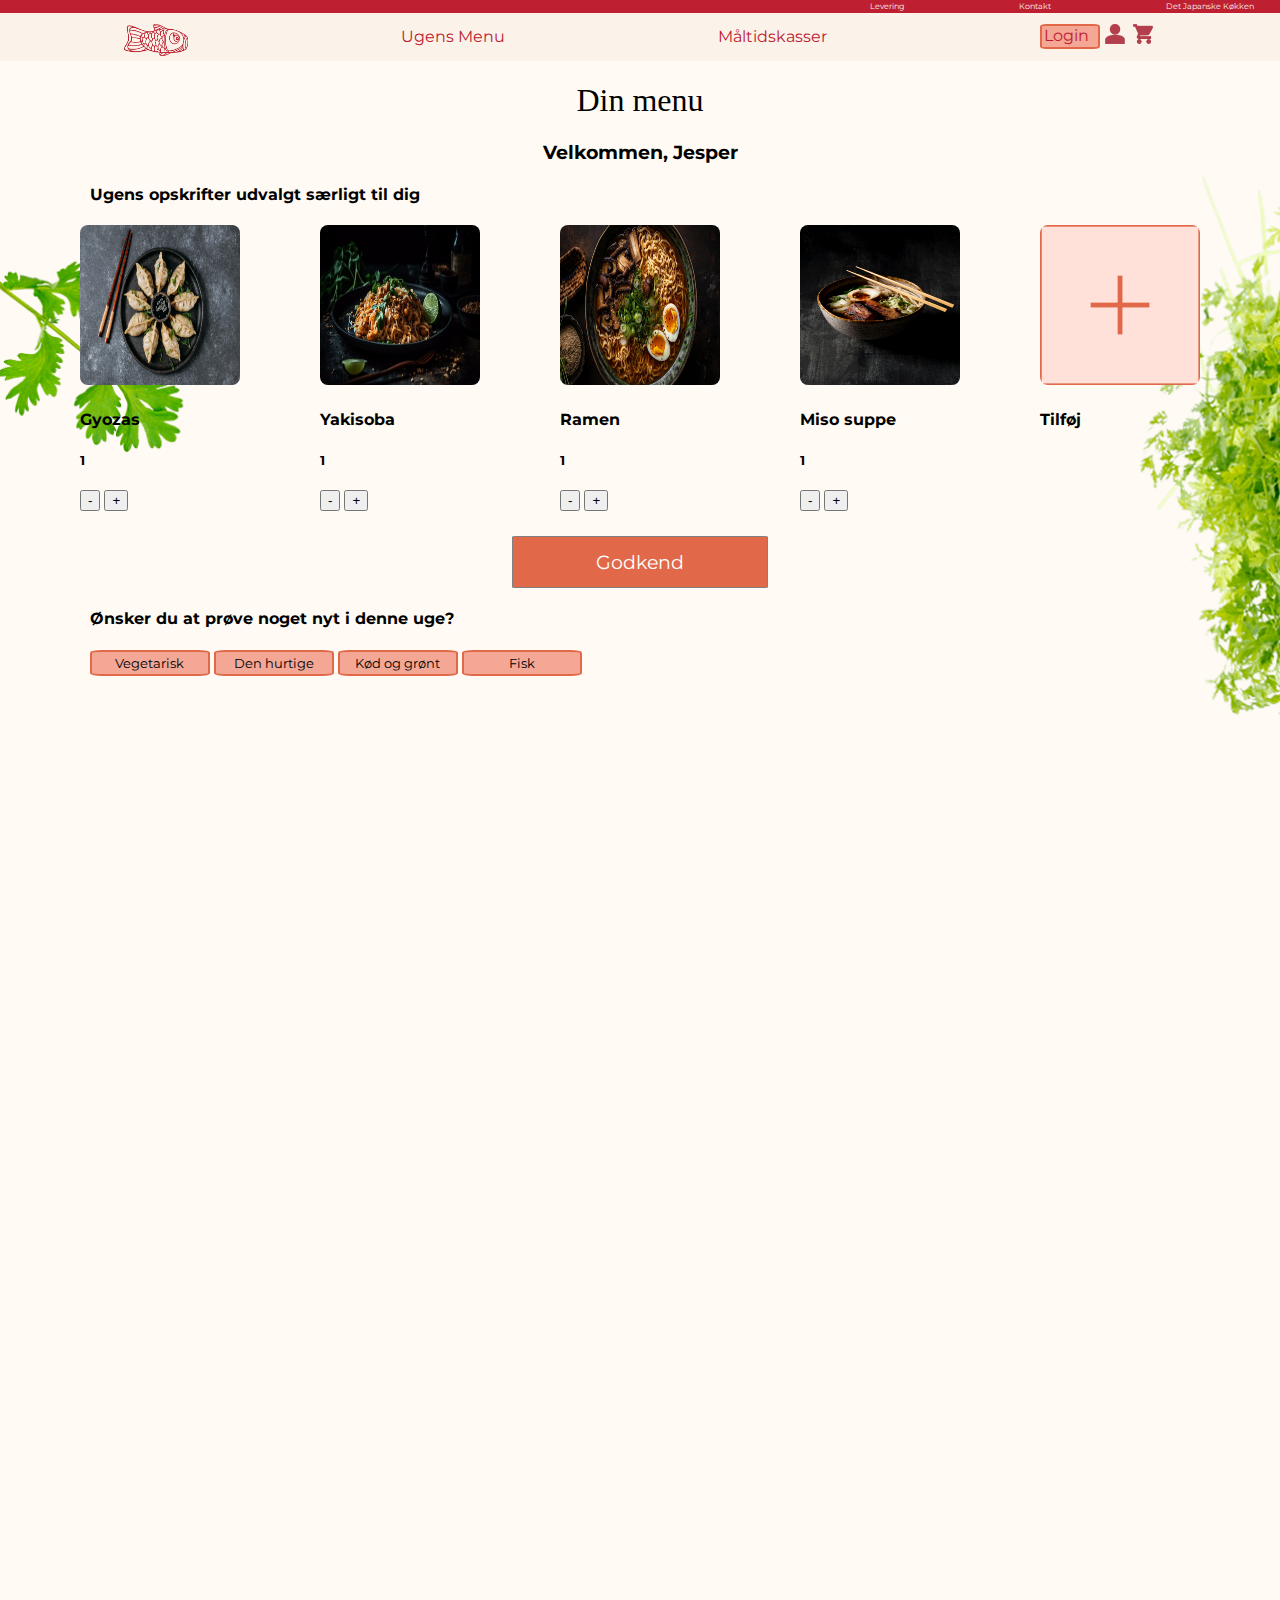
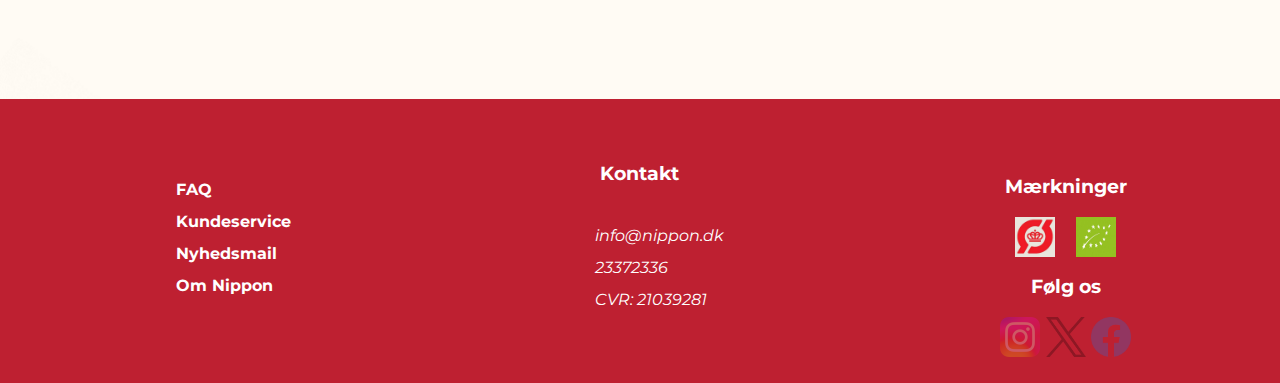
<file: Nippon/menu.html>
<!DOCTYPE html>
    <head>
        <meta name="viewport" content="width=device-width, initial-scale=1.0">
        <meta charset="UTF-8">
        <title>Nippon</title>
        <script src="script.js" defer></script>
        <link rel="stylesheet" href="styles.css">
        <link rel="stylesheet" href="https://fonts.googleapis.com/css2?family=Montserrat:ital,wght@0,100;0,200;0,400;1,400&family=Playfair+Display&display=swap"> 
        <link rel="stylesheet" href="https://cdnjs.cloudflare.com/ajax/libs/font-awesome/4.7.0/css/font-awesome.min.css">
        <meta name="description" content="Din personlige ugentlige måltidskasse fra Nippon">
        <meta name="keywords" content="Måltidskasser, betaling, levering, japan, sushi, mad">
    </head>
    <body>
        <div class="mininav">
            <a class="minilink" href="#home">Levering</a>
            <a class="minilink" href="#news">Kontakt</a>
            <a class="minilink" href="#hjem">Det Japanske Køkken</a>

          </div> 
        <div class="topnav" id="myTopnav">
            <a href="index.html"><img class="logo" src="images/logo.png" alt="logo"></a>
            <a href="menu.html">Ugens Menu</a>
            <a href="kasser.html">Måltidskasser</a>
            <a href="javascript:void(0);" class="icon" onclick="burger()">
              <i class="fa fa-bars"></i>
            </a>
            <div id="ikoner">
               <a href="login.html" class="navlogin">Login</a>
            <a href="profil.html"><img src="images/ikon.png" alt="profil"></a>
            <a href="betaling.html"><img src="images/kurv.png" alt="checkout"></a>

          </div>
          </div>
<div id="container">
<h1>Din menu</h1>
<h3>Velkommen, Jesper</h3>
<div class="test">
<h4>Ugens opskrifter udvalgt særligt til dig</h4>
</div>
<div class="billedecontainer">
    <div class="tekstbillede">
    <img class="menubillede" src="images/gyoza.jpg" alt="gyozas">
    <h4>Gyozas</h4>
<h5 class="counter-display">(..)</h5>
<button class="counter-minus">-</button>
<button class="counter-plus">+</button>

 
</div>
<div class="tekstbillede">
    <img class="menubillede" src="images/yakisoba.png" alt="yakisoba">
    <h4>Yakisoba</h4>
<h5 class="counter-display1">(..)</h5>
<button class="counter-minus1">-</button>
<button class="counter-plus1">+</button>


    
</div>
<div class="tekstbillede">
    <img class="menubillede" src="images/ramen.png" alt="Ramen">
    
    <h4>Ramen</h4>
<h5 class="counter-display2">(..)</h5>
<button class="counter-minus2">-</button>
<button class="counter-plus2">+</button>

</div>
<div class="tekstbillede">
    <img class="menubillede" src="images/miso.jpg" alt="Suppe">
    
    <h4>Miso suppe</h4>
<h5 class="counter-display3">(..)</h5>
<button class="counter-minus3">-</button>
<button class="counter-plus3">+</button>

</div>
<div class="tekstbillede">
    <img class="menubillede" src="images/kryds.png" alt="gyozas">
    

    <h4>Tilføj</h4>
</div>

</div>

<button class="loginknap" onclick="location.href='betaling.html';" type="button">Godkend</button>
<div class="test">
<h4>Ønsker du at prøve noget nyt i denne uge?</h4>
<button id="knap1">Vegetarisk</button>
<button id="knap2">Den hurtige</button>
<button id="knap3">Kød og grønt</button>
<button id="knap4">Fisk</button>
</div>
<br><br>
<div id="vegetar">
    <h2>Vegetarisk</h2>
    <div class="tekstbillede">
    <img class="menubillede" src="images/miso.jpg" alt="suppe">
    
    <h4>Miso suppe</h4>
</div>
<div class="tekstbillede">
    <img class="menubillede" src="images/ramen.png" alt="ramen">
    
    <h4>Ramen</h4>
</div>
    </div>
    <div id="hurtig">
        <h2>Den hurtige</h2>
        <div class="tekstbillede">
        <img class="menubillede" src="images/gyoza.jpg" alt="gyozas">
        
        <h4>Gyozas</h4>
    </div>
    <div class="tekstbillede">
        <img class="menubillede" src="images/chahan.png" alt="chahan">
        
        <h4>Chahan</h4>
    </div>

    <div class="tekstbillede">
        <img class="menubillede" src="images/okonomiyaki.png" alt="Okonomiyaki">
        
        <h4>Okonomiyaki</h4>
    </div>
        </div>
        <div id="kød">
            <h2>Kød og grønt</h2>
            <div class="tekstbillede">
            <img class="menubillede" src="images/yakisoba.png" alt="yakisoba">
            
            <h4>Yakisoba</h4>
        </div>
        <div class="tekstbillede">
            <img class="menubillede" src="images/yakiniku.png" alt="yakiniku">
            
            <h4>Yakiniku</h4>
        </div>
        <div class="tekstbillede">
            <img class="menubillede" src="images/gyodun.png" alt="Gyudon">
            
            <h4>Gyudon</h4>
        </div>
        <div class="tekstbillede">
            <img class="menubillede" src="images/katsucurry.png" alt="Katsu">
            
            <h4>Katsu curry</h4>
        </div>

            </div>
            
            <div id="fisk">
                <h2>Fisk</h2>
                <div class="tekstbillede">
                <img class="menubillede" src="images/onigiri.png" alt="sushi">
                
                <h4>Onigiri</h4>
            </div>

            
                </div>
</div>
<br>





<footer>
    <div id="footer1">
      <br>
<ul id="liste">
<li><a href="#faq">FAQ</a></li>
<li><a href="#kundeservice">Kundeservice</a></li>
<li><a href="#nyhedsmail">Nyhedsmail</a></li>
<li><a href="#about">Om Nippon</a></li>
</ul>
    </div>
    <div id="footer2">
   <br>
   <h3>Kontakt</h3>
<ul id="kontakt">

<li>info@nippon.dk</li>
<li>23372336</li>
<li>CVR: 21039281</li>

</ul>
    </div>
    <div id="footer3">
      <br>
      <br>
      <br>
      
<h3>Mærkninger</h3>
<div class="socials">
<img class="oko" src="images/oko.jpg" alt="øko">
<img class="oko" src="images/oko1.jpeg" alt="øko">
</div>
<h3>Følg os</h3>
<div class="socials">
<a class="social" href="https://www.instagram.com/"><img class="social" src="images/insta.png" alt="instagram"></a>
<a class="social" href="https://twitter.com/?lang=da"><img class="social" src="images/x.png" alt="Twitter"></a>
<a class="social" href="https://www.facebook.com/"><img class="social" src="images/facebook.png" alt="Facebook"></a>
</div>
    </div>
  </footer>
</body>
</HTML>
</file>
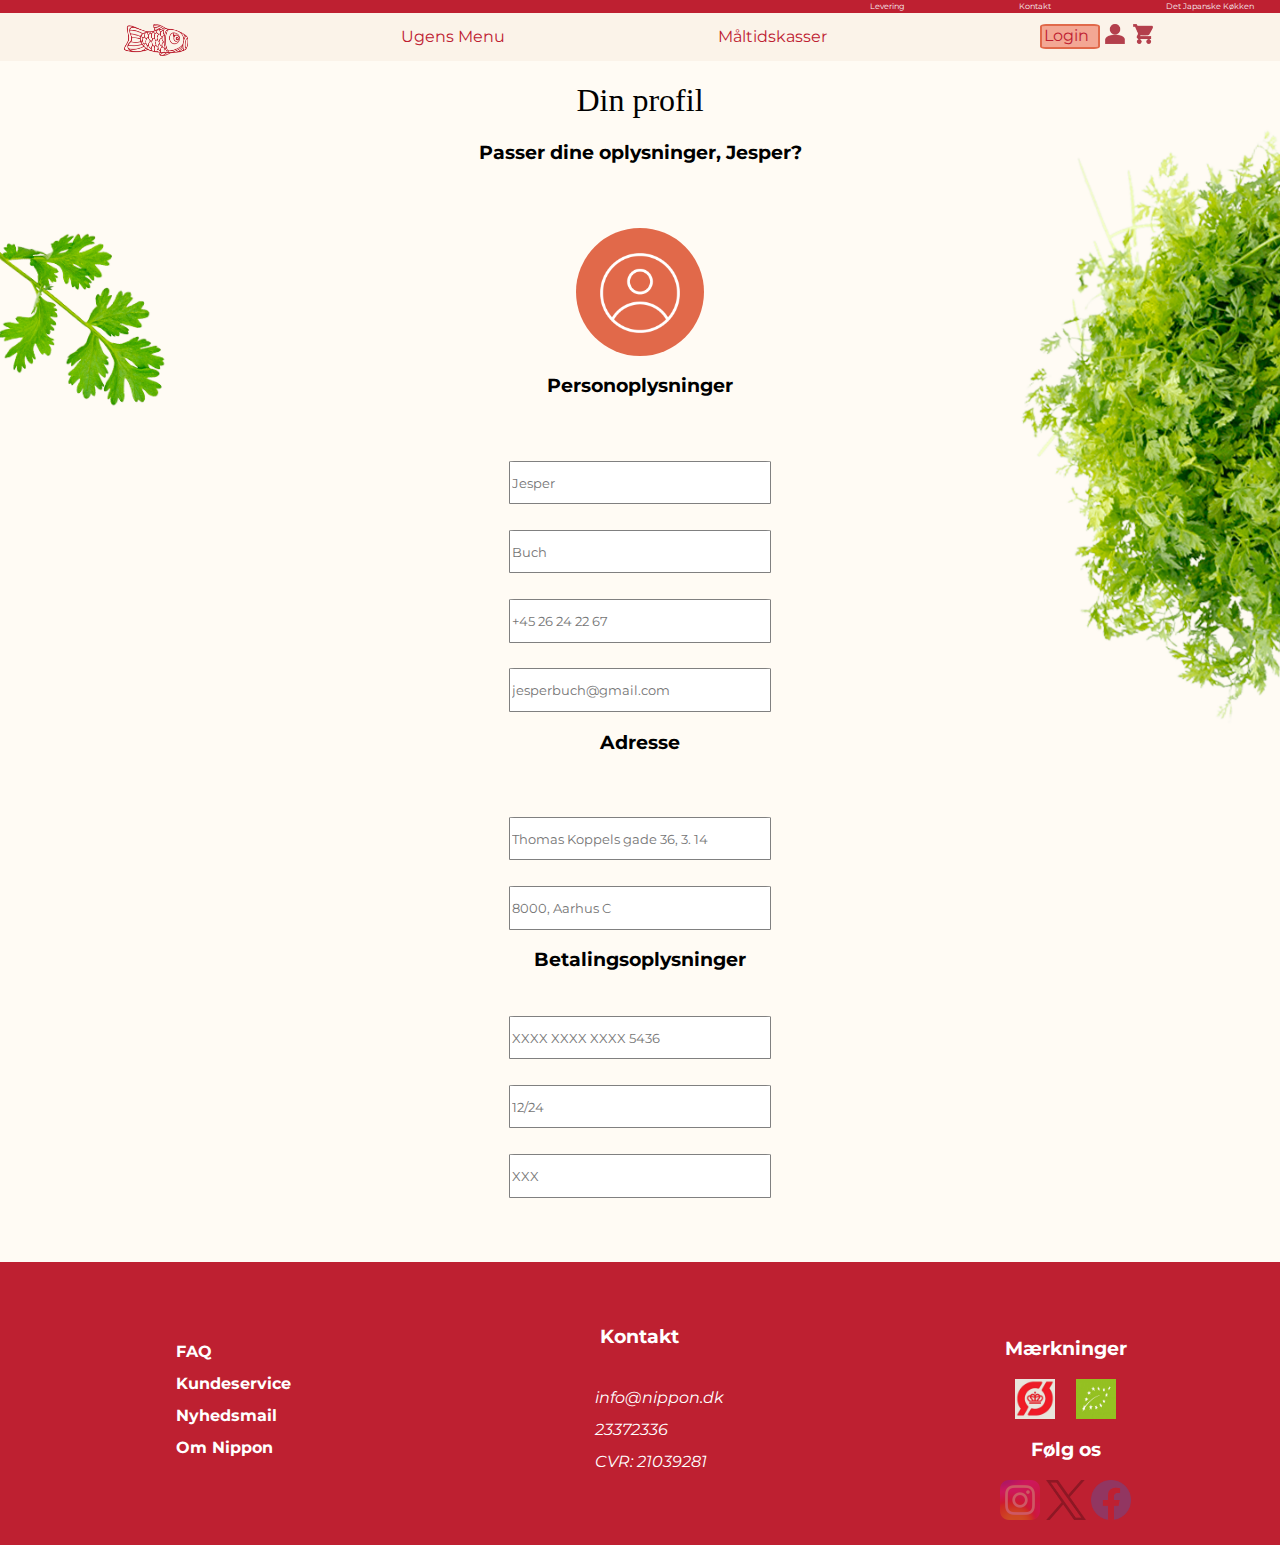
<file: Nippon/profil.html>
<!DOCTYPE html>
    <head>
        <meta name="viewport" content="width=device-width, initial-scale=1.0">
        <meta charset="UTF-8">
        <title>Nippon</title>
        <script src="script.js" defer></script>
        <link rel="stylesheet" href="styles.css">
        <link rel="stylesheet" href="https://fonts.googleapis.com/css2?family=Montserrat:ital,wght@0,100;0,200;0,400;1,400&family=Playfair+Display&display=swap"> 
        <link rel="stylesheet" href="https://cdnjs.cloudflare.com/ajax/libs/font-awesome/4.7.0/css/font-awesome.min.css">
        <meta name="description" content="Profilside hos Nippon">
        <meta name="keywords" content="Måltidskasser, betaling, levering, japan, sushi, mad">
      </head>
    <body>
        <div class="mininav">
            <a class="minilink" href="#home">Levering</a>
            <a class="minilink" href="#news">Kontakt</a>
            <a class="minilink" href="#hjem">Det Japanske Køkken</a>

          </div> 
        <div class="topnav" id="myTopnav">
            <a href="index.html"><img class="logo" src="images/logo.png" alt="logo"></a>
            <a href="menu.html">Ugens Menu</a>
            <a href="kasser.html">Måltidskasser</a>
            <a href="javascript:void(0);" class="icon" onclick="burger()">
              <i class="fa fa-bars"></i>
            </a>
            <div id="ikoner">
              <a href="login.html" class="navlogin">Login</a>
            <a href="profil.html"><img src="images/ikon.png" alt="profil"></a>
            <a href="betaling.html"><img src="images/kurv.png" alt="checkout"></a>

          </div>
          </div>
<div id="container">
    
<h1>Din profil</h1>
<h3>Passer dine oplysninger, Jesper?</h3>
<div id="underforside">
  <div id="steps">
  <div class="cirkel"><img class="step" src="images/step1.png" alt=""><div class="cirkeltekst"></div></div>

</div>
</div>
<h3>Personoplysninger</h3>
<label for="fornavn"></label><br>
<input type="text" id="fornavn" name="email" placeholder="Jesper">
<label for="efternavn"></label><br>
<input type="text" id="efternavn" name="password" placeholder="Buch">
<label for="tlf"></label><br>
<input type="text" id="tlf" name="email" placeholder="+45 26 24 22 67">
<label for="email"></label><br>
<input type="text" id="email" name="password" placeholder="jesperbuch@gmail.com">
<h3>Adresse</h3>
<label for="adresse"></label><br>
<input type="text" id="adresse" name="email" placeholder="Thomas Koppels gade 36, 3. 14 ">
<label for="postnummer"></label><br>
<input type="text" id="postnummer" name="password" placeholder="8000, Aarhus C ">
<h3>Betalingsoplysninger</h3>
<input type="text" id="kort" name="email" placeholder="XXXX XXXX XXXX 5436">
<label for="dato"></label><br>
<input type="text" id="dato" name="password" placeholder="12/24">
<label for="cvc"></label><br>
<input type="text" id="cvc" name="email" placeholder="XXX ">

    </div>




    <footer>
        <div id="footer1">
          <br>
<ul id="liste">
<li><a href="#faq">FAQ</a></li>
<li><a href="#kundeservice">Kundeservice</a></li>
<li><a href="#nyhedsmail">Nyhedsmail</a></li>
<li><a href="#about">Om Nippon</a></li>
</ul>
        </div>
        <div id="footer2">
       <br>
       <h3>Kontakt</h3>
<ul id="kontakt">

<li>info@nippon.dk</li>
<li>23372336</li>
<li>CVR: 21039281</li>

</ul>
        </div>
        <div id="footer3">
          <br>
          <br>
          <br>
          
<h3>Mærkninger</h3>
<div class="socials">
<img class="oko" src="images/oko.jpg" alt="øko">
<img class="oko" src="images/oko1.jpeg" alt="øko">
</div>
<h3>Følg os</h3>
<div class="socials">
<a class="social" href="https://www.instagram.com/"><img class="social" src="images/insta.png" alt="instagram"></a>
<a class="social" href="https://twitter.com/?lang=da"><img class="social" src="images/x.png" alt="Twitter"></a>
<a class="social" href="https://www.facebook.com/"><img class="social" src="images/facebook.png" alt="Facebook"></a>
</div>
        </div>
      </footer>
</body>
</HTML>
</file>
<file: Nippon/styles.css>
body {
  margin: 0;
  padding: 0;
  font-family: "montserrat";
  background-image: url(images/Baggrundsbillede.png);
  background-size: cover;
  background-repeat: no-repeat;
}


h1 {
font-family: "playfair";
font-weight: lighter;
}
.mininav {
  background-color: #be2031;
  height: 0.8em;
  display: flex;
  justify-content: right;
  align-items: center;
}
.mininav a {
  font-size: 0.5em;
  color: #f8f8f8;
  padding-left: 7%;
  padding-right: 2%;
  text-decoration: none;
}
.topnav {
  background-color: #fbf3e9;
  overflow: visible;
  display: flex;
  justify-content: space-evenly;
  align-items: center;
  height: 3em;
  z-index: 1;
}

.topnav a {
  float: left;
  display: block;
  color: #be2031;
  text-align: center;
  text-decoration: none;
  font-size: 1em;
  padding-right: 7%;
}
#ikoner {
display: flex;
flex-direction: row;
flex-wrap: nowrap;
}
#ikoner img {
width: 20px;
height: 20px;
padding-left: 25%;
}
.navlogin {
  border: 2px solid #E1694A;
  background-color: #f3a794;
  width: 4.5em;
  height: 1.3em;
  font-family: "montserrat";
  border-radius: 10%;
text-align: center;
display: flex;
align-items: center;
color: white;
}
#betaling {
text-align: center;
  width: 100%;
}
#betalingvenstre {
  width: 50%;
  display: flex;
justify-content: center;
align-items: center;
flex-direction: column;
float: left;
}
#betalinghøjre {
  width: 50%;
  display: flex;
justify-content: center;
align-items: center;
flex-direction: column;
float: right;
}
#betal {
  background-color: #E1694A;
  color: white;
  width: 30%;
  height: 30%;
  border-radius: 8%;
  font-size: 1.5vw;
  border: 0;
  padding: 1%;
  margin-top: 5%;
  text-decoration: none;
}
#apple {
  background-color: black;
  color: white;
  width: 30%;
  height: 30%;
  border-radius: 8%;
  font-size: 1.5vw;
  border: 0;
  padding: 1%;
  margin-top: 5%;
  margin-bottom: 5%;
  text-decoration: none;
}

.logo {
  width: 4em;
  height: 2em;
  margin-top: 15%;
}

.topnav a.icon {
  display: none;
  padding: 1%;
  float: left;
}
#forside {
  width: 100%;
  display: flex;
  justify-content: center;
  align-items: center;
  flex-direction: column;
  color: white;
  background-image: url(images/baggrund.png);
  background-size: cover;
  background-repeat: no-repeat;
}
#forsideoverskrift {
  font-size: 2em;
  margin-top: 20%;
  font-family: "playfair";
}
#forsidetekst {
  width: 35%;
  display: flex;
  flex-direction: row;
  flex-wrap: wrap;
  line-height: 150%;
  margin-top: 5%;
  text-align: center;
}
#forsideknap {
  background-color: #E1694A;
  color: white;
  width: 15%;
  border-radius: 8%;
  font-size: 1.5vw;
  border: 0;
  padding: 1%;
  margin-top: 5%;
  margin-bottom: 20%;
}
#forsideknap1 {
  background-color: #E1694A;
  color: white;
  width: 15%;
  border-radius: 8%;
  font-size: 1.5vw;
  border: 0;
  padding: 1%;
  margin-top: 5%;
  margin-bottom: 5%;
}
#underforside {
  margin-top: 5%;
text-align: center;
}
#hvem {
  margin-top: 10%;
  text-align: center;
  width: 80%;
  margin-left: 10%;
  background-color: rgba(255, 255, 255, 0.4);
  }
#steps {
display: flex;
justify-content: space-evenly;
align-items: center;
flex-direction: row;
margin-top: 5%;
}
.cirkel {
  background-color: #E1694A;
  width: 8em;
  height: 8em;
  border-radius: 50%;
  border: 0;
}
.cirkeltekst {
  margin-top: 35%;
  font-weight: bold;
  font-family: "montserrat";
color: #E1694A;
}
.step {
  width: 5em;
  height: 5em;
  margin-top: 20%;

  }
.socials {
  display: flex;
  justify-content: space-evenly;
width: 33%;
}
.social {
  height: 2.5em;
  width: 2.5em;
  opacity: 0.5;
  transition: opacity 0.7s ease;
}
.social:hover {
  opacity: 1;
}

.oko {
  height: 2.5em;
  width: 2.5em;
  
}
.pil {
transform:scale(0.5)
}

#container {
  margin: 0;
  width: 100%;
text-align: center;
font-family: "montserrat";
}


input {
font-family: "montserrat";
border-radius: 2%;
border: 1px groove grey;
width: 20%;
padding-top: 1%;
padding-bottom: 1%;
margin-top: 2%;

}
#betalingvenstre input {
  font-family: "montserrat";
border-radius: 2%;
border: 1px groove grey;
width: 35%;
padding-top: 1%;
padding-bottom: 1%;
margin-top: 2%;
}

#proces {
  width: 40%;
  margin-top: 2%;
}
#flueben {
  transform: scale(0.3);
}
.loginknap {
background-color: #E1694A;
color: white;
border-radius: 2%;
font-size: 1.5vw;
border: 1px groove grey;
padding: 1%;
width: 20%;
margin-top: 2%;
font-family: "montserrat";
}
#check1 {
  display: flex;
  justify-content: center;
  align-items: center;
  flex-direction: row;
  margin-top: 2%;
  white-space: nowrap;
  padding-right: 5%;

}
input[type=checkbox] {
  width: 1em;
  height: 1em;
}
#check1 {
  margin-top: 2%;
  padding-right: 5%;

}
#kurv {
  display: flex;
  flex-direction: row;
  justify-content: space-evenly;
  width: 70%;
}
#kurv1 {
  display: flex;
  flex-direction: row;
  justify-content: center;
width: 100%;
}
#kurv1 p {
  font-size: 0.8em;
  font-style: italic;
}
#kurv p {
  font-style: italic;
}
#total {
  font-weight: bold;
}
.betal {
  font-weight: 400;
}
.billedecontainer {
  display: flex;
  flex-direction: row;
  justify-content: space-evenly;
}
#vegetar {
display:flex;
    flex-direction: row;
    justify-content: space-around;
  opacity: 0;
}
#kød {
  display:flex;
  flex-direction: row;
  justify-content: space-around;
opacity: 0;

}
#hurtig {   display:flex;
  flex-direction: row;
  justify-content: space-around;
opacity: 0; }

  #fisk {
    display:flex;
    flex-direction: row;
    justify-content: space-around;
  opacity: 0;
  }
  #vegetar1 {
    display:flex;
    flex-direction: row;
    justify-content: space-evenly;
width: 80%;
margin-left: 10%;
margin-top: 4%;
    }
    #kød1 {
      display:flex;
      flex-direction: row;
      justify-content: space-evenly;
  width: 80%;
  margin-left: 10%;
  margin-top: 4%;
    }
    #hurtig1 {         display:flex;
      flex-direction: row;
      justify-content: space-evenly;
  width: 80%;
  margin-left: 10%;
  margin-top: 4%;
    }
    
      #fisk1 {
        display:flex;
        flex-direction: row;
        justify-content: space-evenly;
    width: 80%;
    margin-left: 10%;
    margin-top: 4%;
      }
.menubillede {
  border-radius: 5%;
  width: 10em;
  height: 10em;
}

.betalingsbillede {
    border-radius: 5%;
    width: 4em;
    height: 4em;
  
}
#betalinghøjre p {
  font-size: 0.7em;
}
.tekstbillede {
  text-align: left;
  width: 10em;
}
#knap1, #knap2, #knap3, #knap4 {
  border: 2px solid #E1694A;
  background-color: #f3a794;
  width: 9em;
  height: 2em;
  font-family: "montserrat";
  border-radius: 10%;
}
  .test {
    text-align: left;
    padding-left: 7%;
  }
.socialknap {
color: gray;
border-radius: 2%;
border: 1px groove grey;
padding: 1%;
width: 20%;
margin-bottom: 2%;
text-align: left;


}
.loginsocial {
height: 7%;
width: 7%;
padding-right: 5%;
}

footer {
width: 100%;
background-color: #be2031;
display: flex;
flex-direction: row;
bottom: 0;
color: white;
padding-bottom: 2%;
margin-top: 5%;
}

#footer1 {
  width: 33.3%;
  display: flex;
  justify-content: center;
  flex-direction: column;
  align-items: center;
  
}
#footer2 {
  width: 33.3%;
  display: flex;
  justify-content: center;
  flex-direction: column;
  align-items: center;
 
}
#footer3 {
  width: 33.3%;
  display: flex;
  justify-content: center;
  flex-direction: column;
  align-items: center;

}
li {
  list-style-type: none;
  line-height: 200%;
}
ul a {
  color: white;
  text-decoration: none;
}
#liste {
  font-weight: bold;
}
#kontakt li {
  font-style: italic;
}
@media screen and (max-width: 600px) {
  .topnav {display: block;}
  .topnav a {display: none;}
  .logo {display: none;}
  .topnav a.icon {
    display: block;
    float: left;
  }

}



@media screen and (max-width: 600px) {
  .topnav.responsive {position: relative;
  height: auto;}
  .topnav.responsive a.icon {
    position: absolute;
    left: 0;
    top: 0;
  }
  .billedecontainer {
    display: flex;
    flex-direction: column;
    align-items: center;
  }
  .cirkel { 
    margin-top: 20%;
  }
  #underforside .pil {
    margin-top: 20%;
    transform: rotate(90deg);
    
  }
  #steps {
    flex-direction: column;
    text-align: center;
    margin-bottom: 25%;
    align-items: center;
    justify-content: center;
  }
  #kød1, #hurtig1, #vegetar1, #fisk1 {
    display: flex;
    flex-direction: column;
  }
  .topnav.responsive a {
    float: none;
    display: block;
    text-align: center;
    padding: 1%;
  }
#ikoner {
display: flex;
justify-content: center;
}
}
</file>
